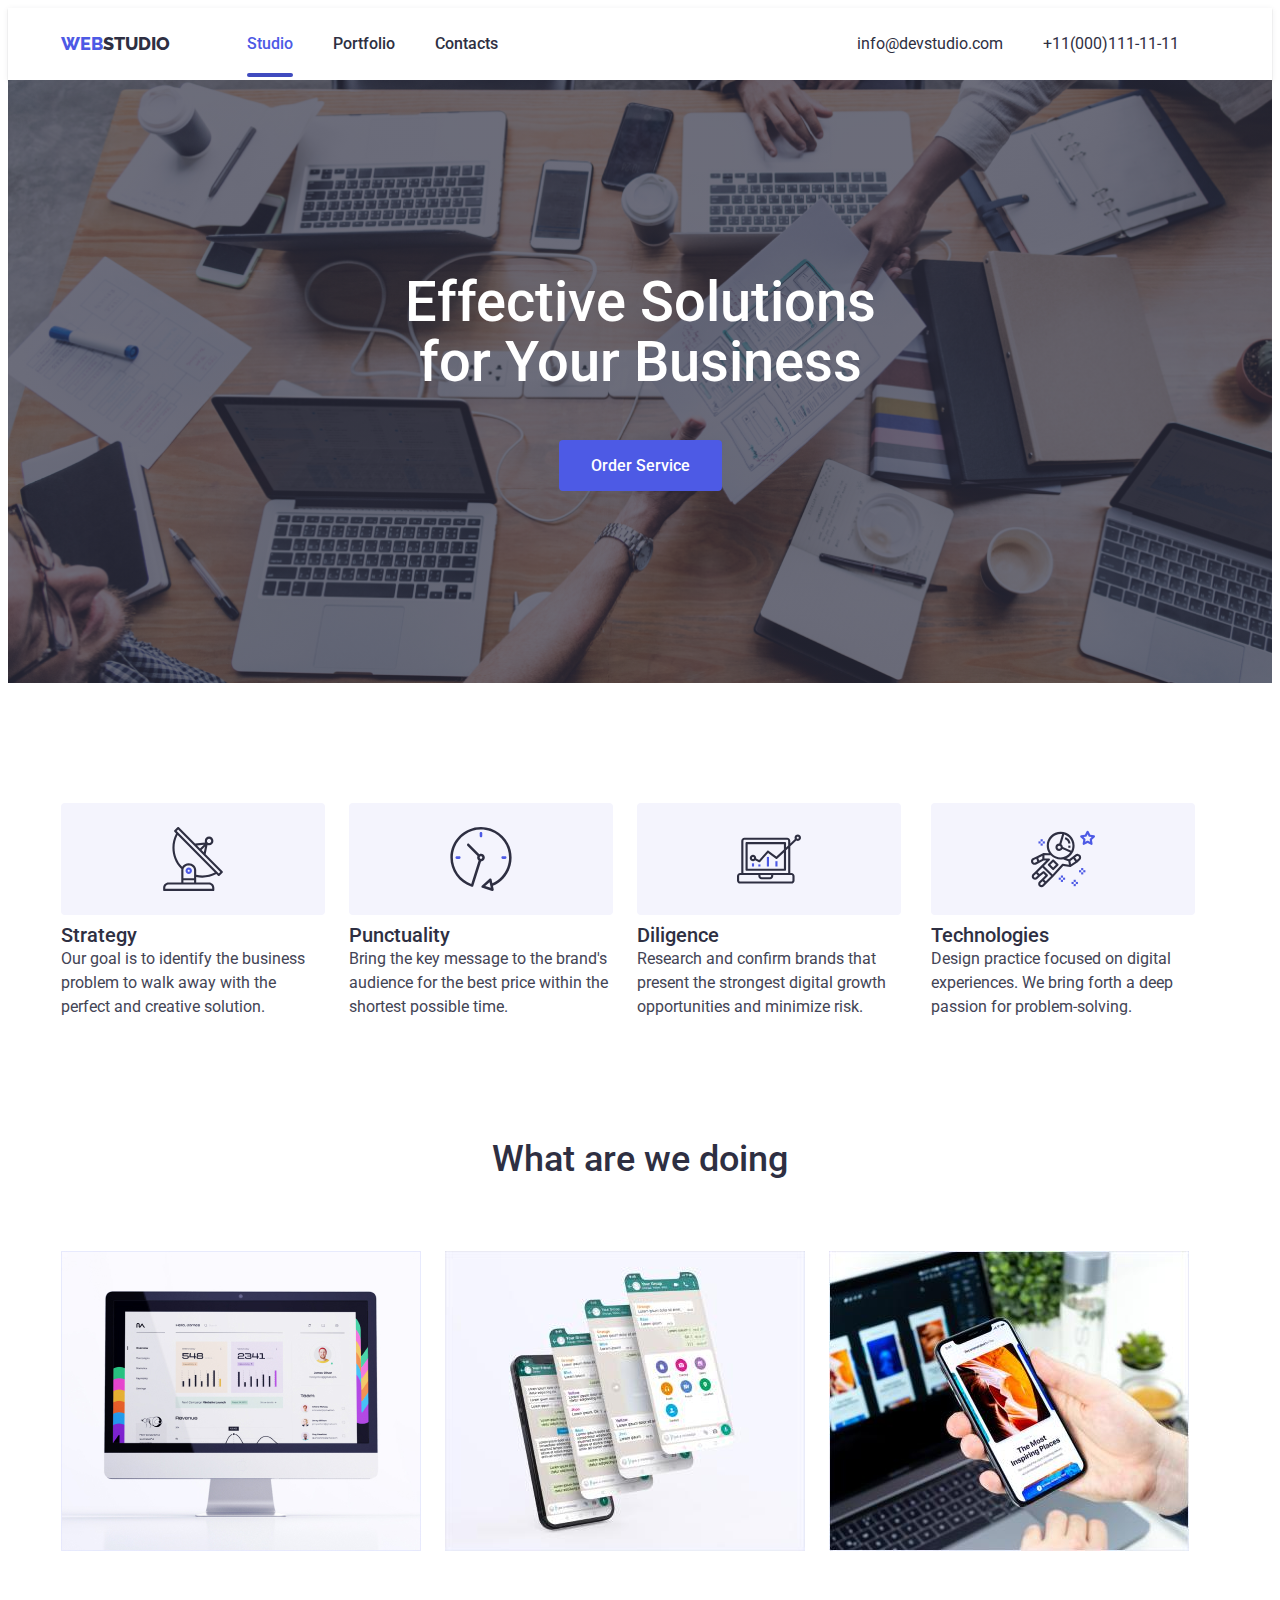
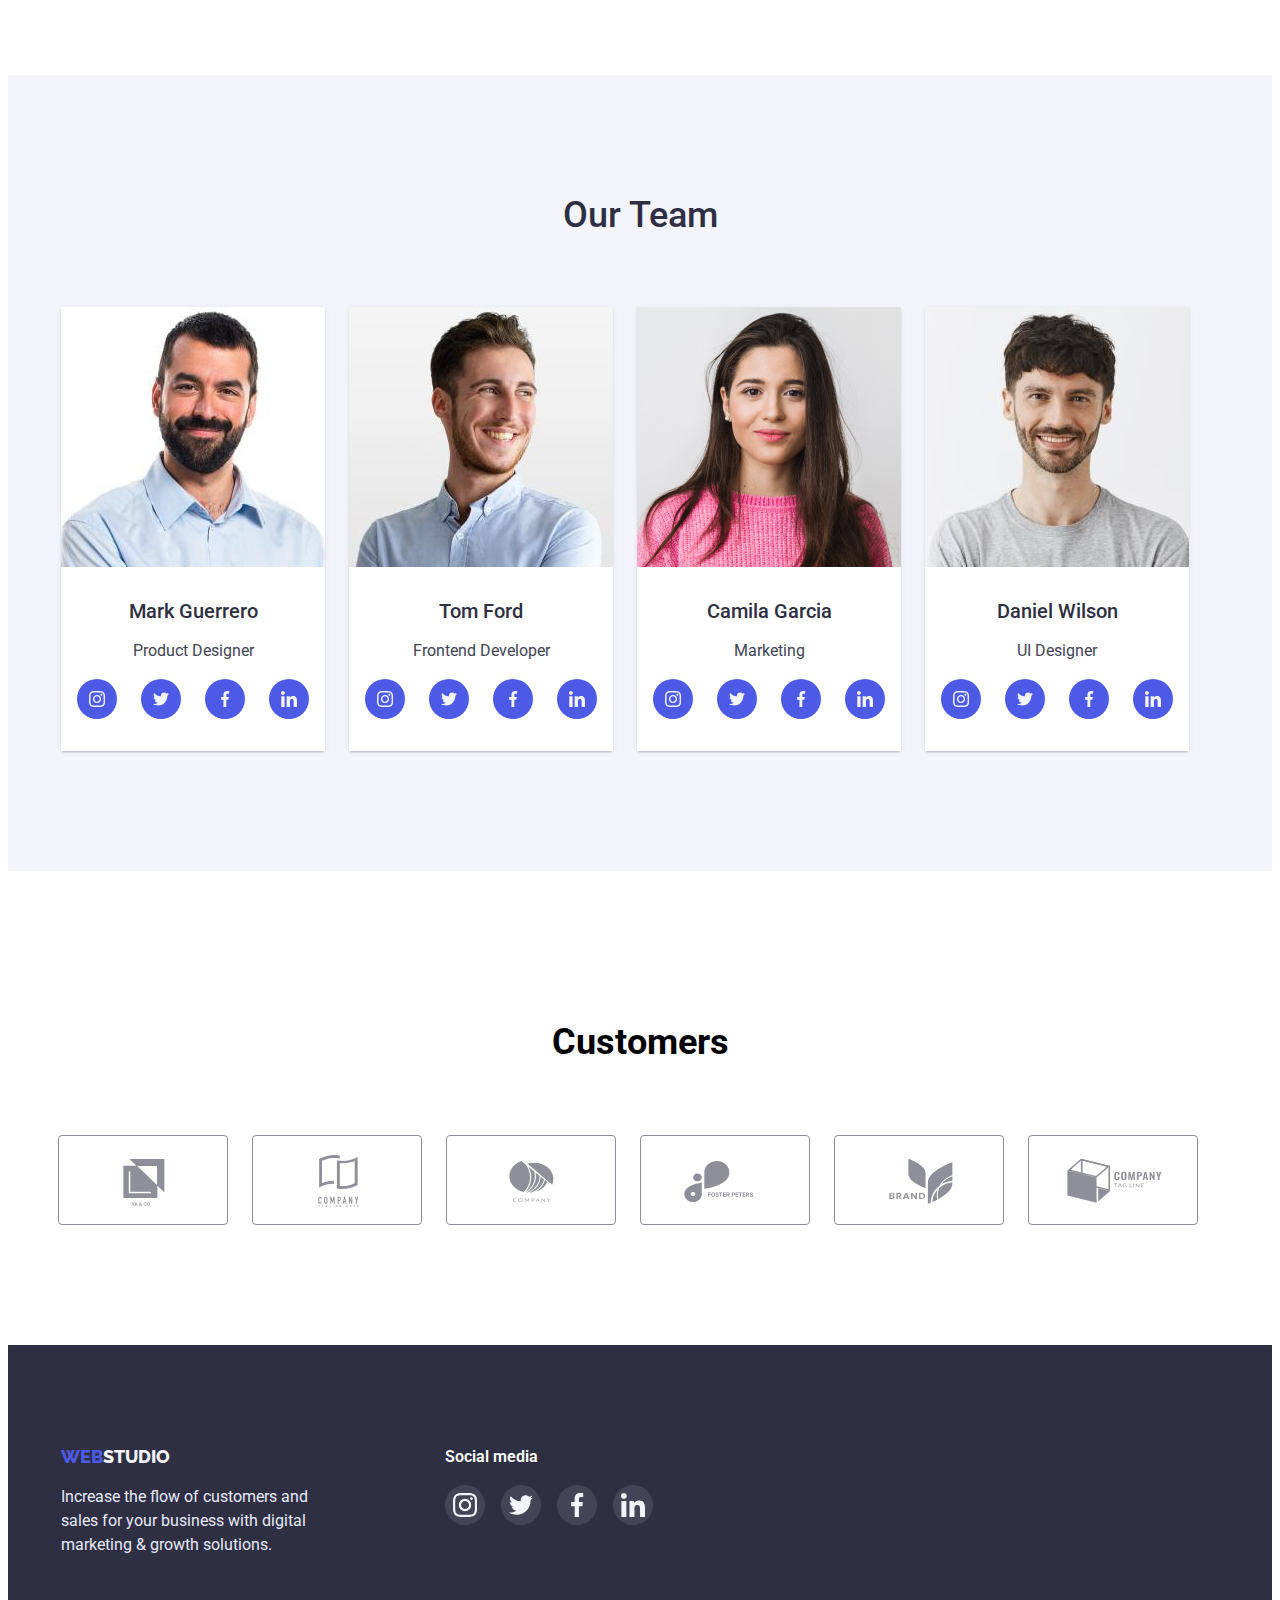
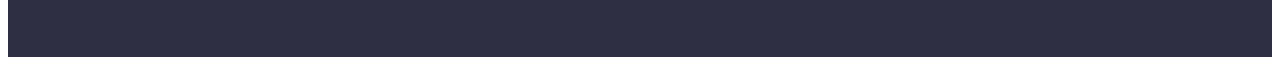
<file: index.html>
<!DOCTYPE html>
<html lang="en">
<head>
    <meta charset="UTF-8">
    <meta http-equiv="X-UA-Compatible" content="IE=edge">
    <meta name="viewport" content="width=device-width, initial-scale=1.0">
    <title>module 1</title>

    <link rel="stylesheet" href="https://cdnjs.cloudflare.com/ajax/libs/modern-normalize/1.1.0/modern-normalize.min.css" integrity="sha512-wpPYUAdjBVSE4KJnH1VR1HeZfpl1ub8YT/NKx4PuQ5NmX2tKuGu6U/JRp5y+Y8XG2tV+wKQpNHVUX03MfMFn9Q==" crossorigin="anonymous" referrerpolicy="no-referrer" />
    <link rel="preconnect" href="https://fonts.googleapis.com">
    <link rel="preconnect" href="https://fonts.gstatic.com" crossorigin>
    <link href="https://fonts.googleapis.com/css2?family=Raleway:wght@800&family=Roboto:wght@400;500;700;900&display=swap" rel="stylesheet">
    <link rel="stylesheet" href="css/styles.css">
</head>
<body>
    <header class="top-line">
      <div class="container">
        <nav>
            <a class="header link" href="/"><span class="web">WEB</span>STUDIO</a>
            <ul class="header-nav">
                <li class="top-list"><a class="top link active" href="index.html">Studio</a></li>
                <li class="top-list"><a class="top link" href="portfolio.html">Portfolio</a></li>
                <li class="top-list"><a class="top link" href="">Contacts</a></li>
            </ul>
        </nav>
        <ul>
            <li class="header-list">
                <a class="contact link" href="mailto:info@devstudio.com">info@devstudio.com</a>
            </li>
            <li class="header-list">
                <a class="contact link" href="tel:+11(000)111-11-11">+11(000)111-11-11</a>
            </li>
        </ul>
      </div>
    </header>

    <main>
        <!--section 1-->
        <section class="section">
        <div class="container">
            <h1 class="section-text">Effective Solutions <br> for Your Business</h1>
            <button class="section-button"data-modal-open>Order Service</button>
        </div>
        </section>
        <!--section 2-->
        <section class="section-two-about">
            <!-- <h2>section 2</h2> -->
            <div class="container">
            <ul class="section-two">
                <li class="about style">
                    <div class="section-img"> 
                                <svg class="section-two-item">
                                    <use href="./img/section-2.svg#icon-antenna"></use>
                                </svg>
                    </div>   
                    <h3 class="text-top">Strategy</h3>
                    <p class="text">Our goal is to identify the business
                        problem to walk away with the perfect and creative solution. </p>
                </li>
                <li class="about style">
                    <div class="section-img">
                                <svg class="section-two-item">
                                    <use href="./img/section-2.svg#icon-clock"></use>
                                </svg>
                    </div>   
                    <h3 class="text-top">Punctuality</h3>
                    <p class="text">Bring the key message to the brand's audience for the best price within the shortest possible time.</p>
                </li>
                <li class="about style">
                    <div class="section-img">
                                <svg class="section-two-item">
                                    <use href="./img/section-2.svg#icon-diagram"></use>
                                </svg>
                    </div>   
                    <h3 class="text-top">Diligence</h3>
                    <p class="text">Research and confirm brands that present the strongest digital growth opportunities and minimize risk.</p>

                </li>
                <li class="about style">
                    <div class="section-img">
                                <svg class="section-two-item">
                                    <use href="./img/section-2.svg#icon-astronaut"></use>
                                </svg>
                    </div>   
                    <h3 class="text-top">Technologies</h3>
                    <p class="text">Design practice focused on digital experiences. We bring forth a deep passion for problem-solving.</p>
                </li>
            </ul>
            </div>
        </section>
        <!--section 3-->
        <section class="section-three">
            <div class="container">
            <h2 class="photo-title">What are we doing</h2>
            <ul class="photo">
                <li class="style title">
                    <img width="360" height="300" src="./img/phohto-1.jpg" alt="computer">
                </li>
                <li class="style title">
                    <img width="360" height="300" src="./img/phonedispley.jpg" alt="phone displey">
                </li>
                <li class="style title">
                    <img width="360" height="300" src="./img/phoneinhand.jpg" alt="phone in hand">
                </li>
            </ul>
            </div>
        </section>
        <!--section 4-->
        <section class="section-four">
        <div class="container">
            <h2 class="team-title">Our Team</h2>
            <ul class="team">
                <li class="style photo-team">
                    <img class="section-four-photo" width="264" height="260" src="./img/men1.jpg" alt="men">
                <div class="photo-color">
                    <h3 class="team-text">Mark Guerrero</h3>
                    <p class="team-prof">Product Designer</p>
                    <ul class="team-soc-list">
                        <li class="team-soc-item">
                        <a href="#" class="team-icons-link instagram">
                            <svg class="team-link">
                                <use href="./img/icons-team.svg#icon-instagram"></use>
                            </svg>
                        </a>
                        </li>
                        <li class="team-soc-item">
                        <a href="#" class="team-icons-link twitter">
                            <svg class="team-link">
                                <use href="./img/icons-team.svg#icon-twitter"></use> 
                            </svg>    
                        </a>
                        </li>
                        <li class="team-soc-item">
                        <a href="#"class="team-icons-link facebook ">
                            <svg class="team-link">
                                <use href="./img/icons-team.svg#icon-facebook"></use>
                            </svg>
                        </a>
                        </li>
                        <li class="team-soc-item">
                            <a href="#"class="team-icons-link linkedin">
                                <svg class="team-link">
                                    <use href="./img/icons-team.svg#icon-linkedin"></use>
                                </svg>      
                            </a>
                        </li>
                        
                    </ul>
                </div>
                </li>

                <li class="style photo-team">
                    <img class="section-four-photo" width="264" height="260" src="./img/men2.jpg" alt="men">
                <div class="photo-color">
                    <h3 class="team-text">Tom Ford</h3>
                    <p class="team-prof">Frontend Developer</p>
                    <ul class="team-soc-list">
                        <li class="team-soc-item">
                        <a href="#" class="team-icons-link instagram">
                            <svg class="team-link">
                                <use href="./img/icons-team.svg#icon-instagram"></use>
                            </svg>
                        </a>
                        </li>
                        <li class="team-soc-item">
                        <a href="#" class="team-icons-link twitter">
                            <svg class="team-link">
                                <use href="./img/icons-team.svg#icon-twitter"></use> 
                            </svg>    
                        </a>
                        </li>
                        <li class="team-soc-item">
                        <a href="#"class="team-icons-link facebook ">
                            <svg class="team-link">
                                <use href="./img/icons-team.svg#icon-facebook"></use>
                            </svg>
                        </a>
                        </li>
                        <li class="team-soc-item">
                            <a href="#"class="team-icons-link linkedin">
                                <svg class="team-link">
                                    <use href="./img/icons-team.svg#icon-linkedin"></use>
                                </svg>      
                            </a>
                        </li>
                        
                    </ul>
                </div>
                </li>
                <li class="style photo-team">
                    <img class="section-four-photo" width="264" height="260" src="./img/photo-6.jpg" alt="women">
                <div class="photo-color">
                    <h3 class="team-text">Camila Garcia</h3>
                    <p class="team-prof">Marketing</p>
                    <ul class="team-soc-list">
                        <li class="team-soc-item">
                        <a href="#" class="team-icons-link instagram">
                            <svg class="team-link">
                                <use href="./img/icons-team.svg#icon-instagram"></use>
                            </svg>
                        </a>
                        </li>
                        <li class="team-soc-item">
                        <a href="#" class="team-icons-link twitter">
                            <svg class="team-link">
                                <use href="./img/icons-team.svg#icon-twitter"></use> 
                            </svg>    
                        </a>
                        </li>
                        <li class="team-soc-item">
                        <a href="#"class="team-icons-link facebook ">
                            <svg class="team-link">
                                <use href="./img/icons-team.svg#icon-facebook"></use>
                            </svg>
                        </a>
                        </li>
                        <li class="team-soc-item">
                            <a href="#"class="team-icons-link linkedin">
                                <svg class="team-link">
                                    <use href="./img/icons-team.svg#icon-linkedin"></use>
                                </svg>      
                            </a>
                        </li>
                        
                    </ul>
                </div>
                </li>
                <li class="style photo-team">
                    <img class="section-four-photo" width="264" height="260" src="./img/men3.jpg" alt="men">
                <div class="photo-color">
                    <h3 class="team-text">Daniel Wilson</h3>
                    <p class="team-prof">UI Designer</p>
                    <ul class="team-soc-list">
                        <li class="team-soc-item">
                        <a href="#" class="team-icons-link instagram">
                            <svg class="team-link">
                                <use href="./img/icons-team.svg#icon-instagram"></use>
                            </svg>
                        </a>
                        </li>
                        <li class="team-soc-item">
                        <a href="#" class="team-icons-link twitter">
                            <svg class="team-link">
                                <use href="./img/icons-team.svg#icon-twitter"></use> 
                            </svg>    
                        </a>
                        </li>
                        <li class="team-soc-item">
                        <a href="#"class="team-icons-link facebook ">
                            <svg class="team-link">
                                <use href="./img/icons-team.svg#icon-facebook"></use>
                            </svg>
                        </a>
                        </li>
                        <li class="team-soc-item">
                            <a href="#"class="team-icons-link linkedin">
                                <svg class="team-link">
                                    <use href="./img/icons-team.svg#icon-linkedin"></use>
                                </svg>      
                            </a>
                        </li>
                        
                    </ul>
                </div>
                </li>
            </ul>
        </div>


        </section>
        <!--customers-->
        <section class="customers">
            <h2 class="customers-text">Customers</h2>
            <ul class="customers-list">
                <li class="customers-item">
                    <a class="customers-color" href="#">
                    <svg class="customers-link">
                        <use href="./img/customers-logo.svg#icon-logo-one"></use>
                    </svg>
                </a>
                </li>
                <li class="customers-item">
                    <a class="customers-color" href="#">
                    <svg class="customers-link">
                        <use href="./img/customers-logo.svg#icon-logo-two"></use>
                   </svg>
                </a>
                </li>
                <li class="customers-item">
                    <a class="customers-color" href="#">
                    <svg class="customers-link">
                        <use href="img/./customers-logo.svg#icon-logo-three"></use>
                    </svg>
                </a>
                </li>
                <li class="customers-item">
                    <a class="customers-color" href="#">
                    <svg class="customers-link">
                        <use href="./img/customers-logo.svg#icon-logo-four"></use>
                    </svg>
                </a>
                </li>
                <li class="customers-item">
                    <a class="customers-color" href="#">
                    <svg class="customers-link">
                        <use href="img/./customers-logo.svg#icon-logo-five"></use>
                    </svg>
                </a>
                </li>
                <li class="customers-item">
                    <a class="customers-color" href="#">
                    <svg class="customers-link">
                        <use href="img/customers-logo.svg#icon-logo-six"></use>
                    </svg>
                </a>
                </li>
            </ul>
        </section>
    </main>

    <footer class="logo">
    <div class="container footer">
        <div>
        <a class="footer-logo link" href="/"><span class="footer-web">WEB</span>STUDIO</a> 
        <p class="footer-info">Increase the flow of customers and sales for your business with digital marketing & growth solutions.</p>
        </div>
        <div class="footer-soc-media">
        <p class="social">Social media</p>
        <ul class="footer-soc-item">
            <li class="footer-link">
                <a class="footer-soc-link" href="#">
                <svg class="footer-soc-list">
                    <use href="./img/icons-team.svg#icon-instagram"></use>
                </svg>
            </a>
            </li>
            <li class="footer-link">
                <a class="footer-soc-link" href="#">
                <svg class="footer-soc-list">
                    <use href="./img/icons-team.svg#icon-twitter"></use>
                </svg>
            </a>
            </li>
            <li class="footer-link">
                <a class="footer-soc-link" href="#">
                <svg class="footer-soc-list">
                    <use href="./img/icons-team.svg#icon-facebook"></use>   
                </svg>
                </a>
            </li>
            <li class="footer-link">
                <a class="footer-soc-link" href="#">
                <svg class="footer-soc-list">
                    <use href="./img/icons-team.svg#icon-linkedin"></use>
                </svg>
                </a>
            </li>
        </ul>
        </div> 
    </div>    
    </footer>

    <!--Modal-->

    <div class="modal-back is-hidden" data-modal>
        <div class="modal">
           <button class="modal-btn" data-modal-close>
              <svg class="modal-icon" width="8px" height="8px" >
                 <use href="./img/icons-team.svg#icon-icon-close"></use>
              </svg>
           </button>
        </div>
    </div>
    <script src="./js/modal.js"></script>
</body>
</html>
</file>
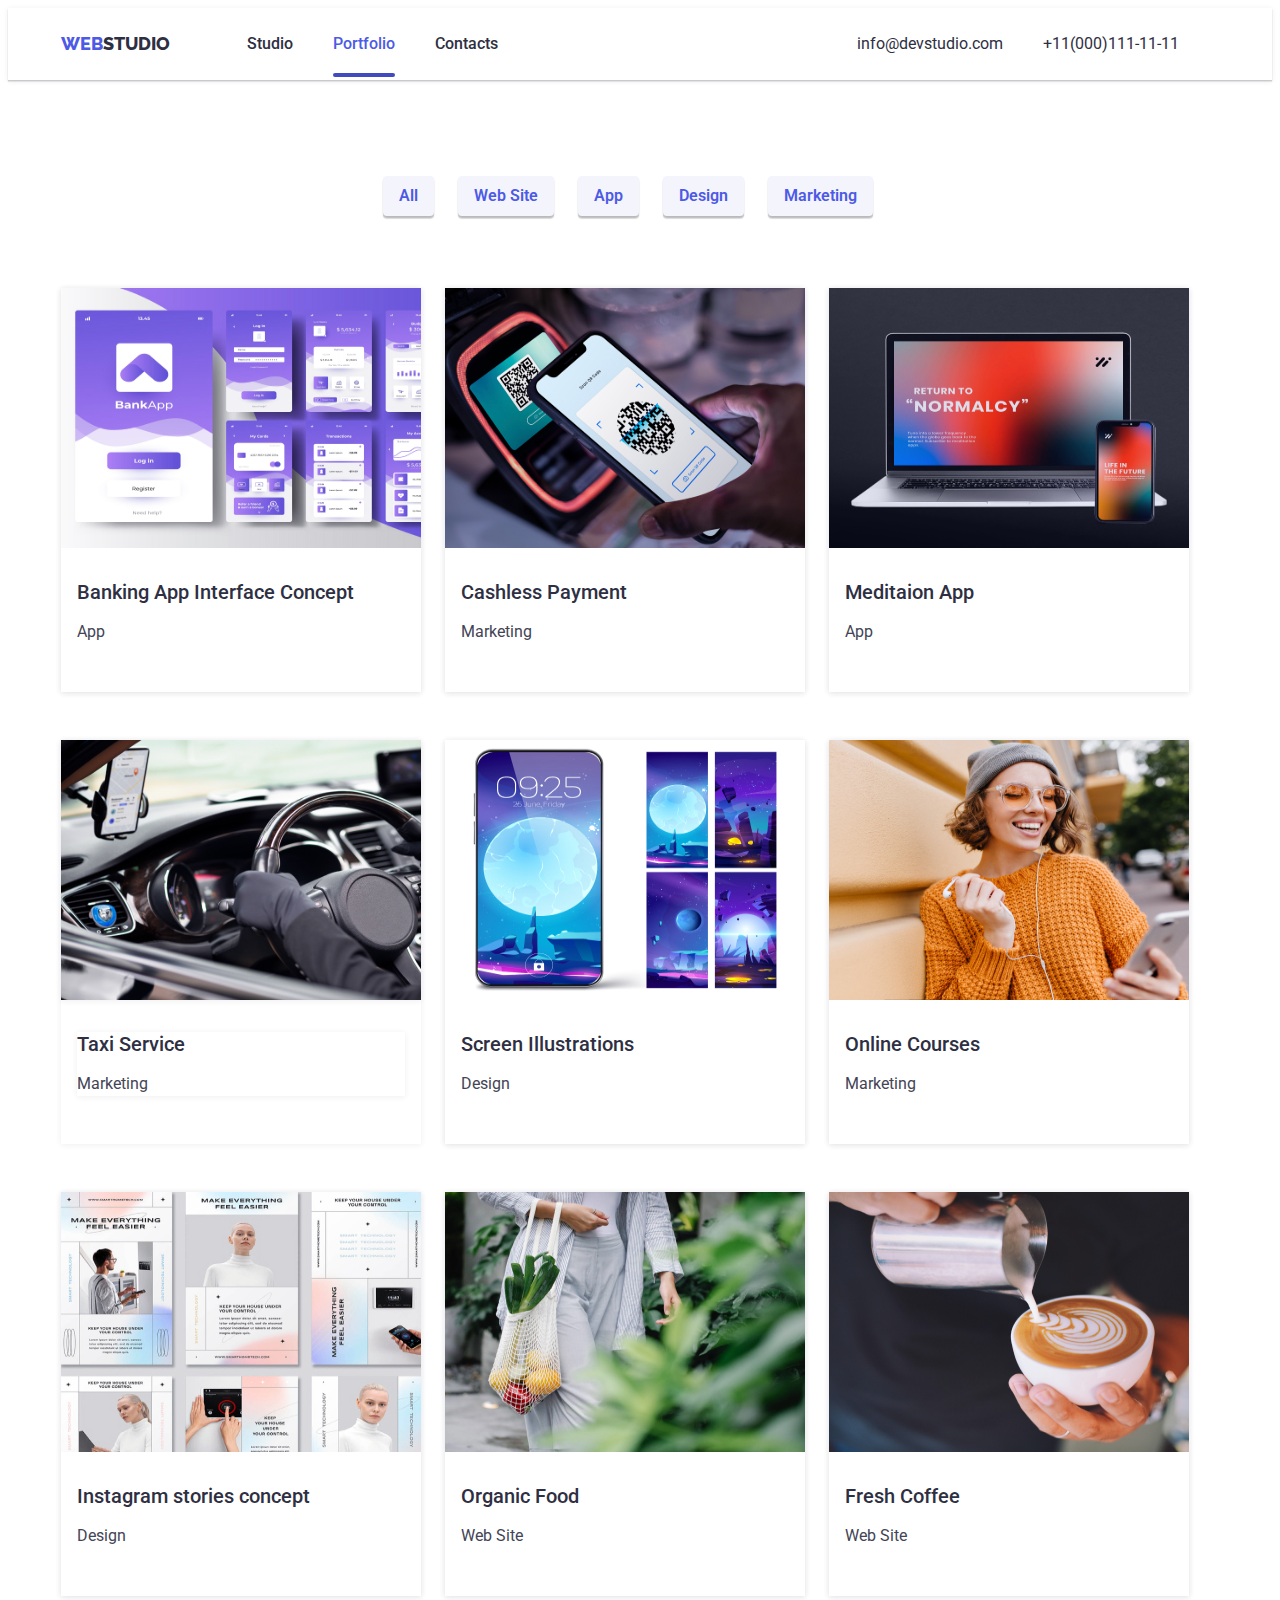
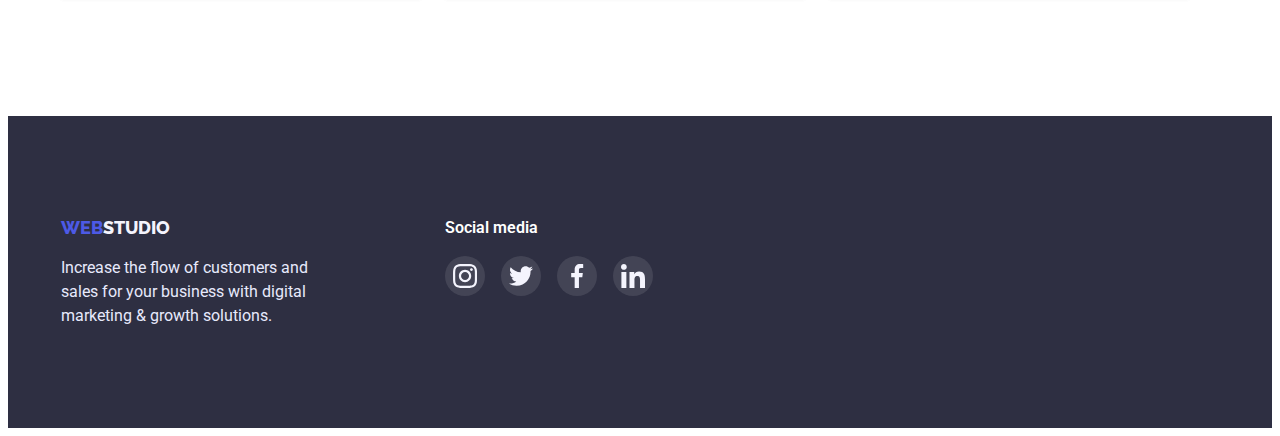
<file: portfolio.html>
<!DOCTYPE html>
<html lang="en">
<head>
    <meta charset="UTF-8">
    <meta http-equiv="X-UA-Compatible" content="IE=edge">
    <meta name="viewport" content="width=device-width, initial-scale=1.0">
    <title>module 2</title>

    <link rel="stylesheet" href="https://cdnjs.cloudflare.com/ajax/libs/modern-normalize/1.1.0/modern-normalize.min.css" integrity="sha512-wpPYUAdjBVSE4KJnH1VR1HeZfpl1ub8YT/NKx4PuQ5NmX2tKuGu6U/JRp5y+Y8XG2tV+wKQpNHVUX03MfMFn9Q==" crossorigin="anonymous" referrerpolicy="no-referrer" />
    <link rel="preconnect" href="https://fonts.googleapis.com">
    <link rel="preconnect" href="https://fonts.gstatic.com" crossorigin>
    <link href="https://fonts.googleapis.com/css2?family=Raleway:wght@800&family=Roboto:wght@400;500;700;900&display=swap" rel="stylesheet">
    <link rel="stylesheet" href="./css/styles.css">

</head>
<body class="body">
    <header class="top-line">
        <div class="container">
        <nav>
            <a class="header link" href="/"><span class="web">WEB</span>STUDIO</a>
            <ul>
                <li class="style top-list">
                    <a class="top link" href="index.html">Studio</a>
                </li>
                <li class="style top-list">
                    <a class="top link active" href="portfolio.html">Portfolio</a>
                </li>
                <li class="style top-list">
                    <a class="top link" href="">Contacts</a>
                </li>
            </ul>
        </nav>
        <ul>
            <li class="style header-list">
                <a class="contact link" href="mailto:info@devstudio.com">info@devstudio.com</a>
            </li>
            <li class="style header-list">
                <a class="contact link" href="tel:+11(000)111-11-11">+11(000)111-11-11</a>
            </li>
        </ul>
        </div>
    </header>
    <main>
        <!--section 1-->
        <section class="portfolio">
            <div class="container">
        <ul class="portfolio-btn">
            <li class="style portfolio-btn-list">
                <button class="btn">All</button>
            </li>
            <li class="style portfolio-btn-list">
                <button class="btn">Web Site</button>
            </li>
            <li class="style portfolio-btn-list">
                <button class="btn">App</button>
            </li>
            <li class="style portfolio-btn-list">
                <button class="btn">Design</button>
            </li>
            <li class="style portfolio-btn-list">
                <button class="btn">Marketing</button> 
            </li>
        </ul>
            <ul class="portfolio-photo">
                <li class="style section-portfolio-photo">
                    <a class="portfolio-link link" href="">
                    <div class="portfolio-overlay">
                     <img class="portfolio-img" width="360" height="260" src="./img/portfolio/bankingappinterfaceconcept.jpg" alt="banking app interfaceconcept">
                     <p class="portfolio-photo-text">14 Stylish and User-Friendly App Design Concepts · Task Manager App · Calorie Tracker App · Exotic Fruit Ecommerce App · Cloud Storage App</p>   
                    </div>
                    <div class="portfolio-text">
                    <h2 class="discription">Banking App Interface Concept</h2>
                    <p class="discription-text">App</p>
                    </div>
                    </a>
                </li>
                <li class="style section-portfolio-photo">
                    <a class="portfolio-link link" href="">
                    <div class="portfolio-overlay">
                    <img class="portfolio-img" width="360" height="260" src="./img/portfolio/cashlesspayment.jpg" alt="cashless payment">
                    <p class="portfolio-photo-text">14 Stylish and User-Friendly App Design Concepts · Task Manager App · Calorie Tracker App · Exotic Fruit Ecommerce App · Cloud Storage App</p>
                    </div>
                    <div class="portfolio-text">
                    <h2 class="discription">Cashless Payment</h2>
                    <p class="discription-text">Marketing</p>
                    </div>
                    </a>
                </li>
                <li class="style section-portfolio-photo">
                    <a class="portfolio-link link" href="">
                    <div class="portfolio-overlay">
                    <img class="portfolio-img" width="360" height="260" src="./img/portfolio/meditationapp.jpg" alt="meditation app">
                    <p class="portfolio-photo-text">14 Stylish and User-Friendly App Design Concepts · Task Manager App · Calorie Tracker App · Exotic Fruit Ecommerce App · Cloud Storage App</p>
                    </div>
                    <div class="portfolio-text">
                    <h2 class="discription">Meditaion App</h2>
                    <p class="discription-text">App</p>
                    </div>
                    </a>
                </li>
                <li class="style section-portfolio-photo">
                    <a class="portfolio-link link" href="">
                        <div class="portfolio-overlay">
                    <img class="portfolio-img" width="360" height="260" src="./img/portfolio/taxiservice.jpg" alt="taxi service">
                    <p class="portfolio-photo-text">14 Stylish and User-Friendly App Design Concepts · Task Manager App · Calorie Tracker App · Exotic Fruit Ecommerce App · Cloud Storage App</p>
                    </div>
                    <div class="portfolio-text">
                    <h2 class="discription">Taxi Service</h2>
                    <p class="discription-text">Marketing</p>
                    </a>
                    </div>
                </li>
                <li class="style section-portfolio-photo">
                    <a class="portfolio-link link" href="">
                    <div class="portfolio-overlay">
                    <img class="portfolio-img" width="360" height="260" src="./img/portfolio/screenillustration.jpg" alt="screen illustration">
                    <p class="portfolio-photo-text">14 Stylish and User-Friendly App Design Concepts · Task Manager App · Calorie Tracker App · Exotic Fruit Ecommerce App · Cloud Storage App</p>
                    </div>
                    <div class="portfolio-text">
                    <h2 class="discription">Screen Illustrations</h2>
                    <p class="discription-text">Design</p>
                    </div>
                    </a>
                </li>
                <li class="style section-portfolio-photo">
                    <a class="portfolio-link link" href="">
                    <div class="portfolio-overlay">
                    <img class="portfolio-img" width="360" height="260" src="./img/portfolio/onlinecourses.jpg" alt="online courses">
                    <p class="portfolio-photo-text">14 Stylish and User-Friendly App Design Concepts · Task Manager App · Calorie Tracker App · Exotic Fruit Ecommerce App · Cloud Storage App</p>
                    </div>
                    <div class="portfolio-text">
                    <h2 class="discription">Online Courses</h2>
                    <p class="discription-text">Marketing</p>
                    </div>
                    </a>
                </li>
                <li class="style section-portfolio-photo">
                    <a class="portfolio-link link" href="">
                    <div class="portfolio-overlay">
                    <img class="portfolio-img" width="360" height="260" src="./img/portfolio/instagramstoriesconcept.jpg" alt="instagram stories concept">
                    <p class="portfolio-photo-text">14 Stylish and User-Friendly App Design Concepts · Task Manager App · Calorie Tracker App · Exotic Fruit Ecommerce App · Cloud Storage App</p>
                    </div>
                    <div class="portfolio-text">
                    <h2 class="discription">Instagram stories concept</h2>
                    <p class="discription-text">Design</p>
                    </div>
                    </a>
                </li>
                <li class="style section-portfolio-photo">
                    <a class="portfolio-link link" href="">
                    <div class="portfolio-overlay">
                    <img class="portfolio-img" width="360" height="260" src="./img/portfolio/organicfood.jpg" alt="organic food">
                    <p class="portfolio-photo-text">14 Stylish and User-Friendly App Design Concepts · Task Manager App · Calorie Tracker App · Exotic Fruit Ecommerce App · Cloud Storage App</p>
                    </div>
                    <div class="portfolio-text">
                    <h2 class="discription">Organic Food</h2>
                    <p class="discription-text">Web Site</p>
                    </div>
                    </a>
                </li>
                <li class="style section-portfolio-photo">
                    <a class="portfolio-link link" href="">
                        <div class="portfolio-overlay">
                    <img class="portfolio-img" width="360" height="260" src="./img/portfolio/freshcoffe.jpg" alt="fresh coffe">
                    <p class="portfolio-photo-text">14 Stylish and User-Friendly App Design Concepts · Task Manager App · Calorie Tracker App · Exotic Fruit Ecommerce App · Cloud Storage App</p>
                </div>
                    <div class="portfolio-text">
                    <h2 class="discription">Fresh Coffee</h2>
                    <p class="discription-text">Web Site</p>
                    </div>
                    </a>
                </li>
            </ul>
        </div>
        </section>       
    </main>
    <footer class="logo">
        <div class="container footer">
            <div>
        <a class="footer-logo link" href="/"><span class="footer-web">WEB</span>STUDIO</a> 
        <p class="footer-info">Increase the flow of customers and sales for your business with digital marketing & growth solutions.</p>
           </div>
        <div class="footer-soc-media">
            <h4 class="social" >Social media</h4>
            <ul class="footer-soc-item">
                <li class="footer-link">
                    <a class="footer-soc-link" href="#">
                    <svg class="footer-soc-list">
                        <use href="./img/icons-team.svg#icon-instagram"></use>
                    </svg>
                </a>
                </li>
                <li class="footer-link">
                    <a class="footer-soc-link" href="#">
                    <svg class="footer-soc-list">
                        <use href="./img/icons-team.svg#icon-twitter"></use>
                    </svg>
                </a>
                </li>
                <li class="footer-link">
                    <a class="footer-soc-link" href="#">
                    <svg class="footer-soc-list">
                        <use href="./img/icons-team.svg#icon-facebook"></use>   
                    </svg>
                    </a>
                </li>
                <li class="footer-link">
                    <a class="footer-soc-link" href="#">
                    <svg class="footer-soc-list">
                        <use href="./img/icons-team.svg#icon-linkedin"></use>
                    </svg>
                    </a>
                </li>
            </ul>
            </div> 
        </div>    
    </footer>
</body>
</file>
<file: css/styles.css>
:root{
    --white-color:#FFFFFF;
    --gray-color:#2E2F42;
    --blue-color: #4D5AE5;
    --bage-color: #E7E9FC;
    --overlay-time: 250ms cubic-bezier(0.4, 0, 0.2, 1);
}

body{
    font-family:Roboto, sans-serif;
    background: var(--white-color);
 }
 ul { 
    list-style: none; 
    padding-left: 0; 
    margin: 0; 
}

others{
   --modal-indx: 1000;  
}
 


 .container{
  max-width: 1158px;
  margin: 0 auto;
  padding-right: 15px;
  padding-left: 15px;
 }
 .top-line{
   box-shadow: 0px 2px 1px rgb(46 47 66 / 8%), 0px 1px 1px rgb(46 47 66 / 16%), 0px 1px 6px rgb(46 47 66 / 8%);
 }
 
 .top-line .container{
    display: flex;
    align-items: center;
    justify-content: space-between;
 }
 .top-line nav,
.top-line ul{
    display: flex;
    align-items: center;
}


.header{
font-family: Raleway, sans-serif;
font-weight: 800;
font-size: 18px;
line-height: calc(24 / 18);
color: var(--gray-color) ;
padding-top: 24px;
    padding-bottom: 24px;
    margin-right: 77px;
 }
 .header-nav{
    margin: 0;
    padding: 0;
 }
.web{
    font-family: Raleway, sans-serif;
font-weight: 800;
font-size: 18px;
line-height: calc(24 / 18) ;
color: var(--blue-color);
}
.top-list{
    margin-right: 40px;
    list-style: none;
}
.top-list :last-child{
    margin: 0;
}
.top{
list-style: none;
font-weight: 500;
font-size: 16px;
line-height: calc(24 / 16);
color:var(--gray-color);
padding-bottom: 24px;
transition: color var(--overlay-time);
}
.top:hover{
color: #434455;
}
.top:focus{
color:var(--blue-color);   
}

.header-list{
    margin-right: 40px;
    list-style: none;
}
.header-list :last-child{
    margin-right: 0;
}
.contact{
    margin-right: 40px;
    padding-top: 24px;
    padding-bottom: 24px;
    list-style: none;
color: var(--gray-color);
font-size: 16px;
transition: var(--overlay-time);
line-height: calc(24 / 16)

}

.contact:hover{
    color: #4D5AE5;
}
.contact:focus{
    color: var(--blue-color);
}
.link{
    text-decoration: none;
}
.top.active{
   position: relative;
   color: var(--blue-color);
}

.top.active::after{
   position: absolute;
   content:'';
   display: block;
   width: 100%;
   height: 4px;
   left: 0;
   bottom: 0;
   background: #404BBF;
   border-radius: 2px;
}


/*HERO*/
.section{
   max-width: 1440px;
   background:var(--gray-color);
background-image:linear-gradient(rgba(46,47,66,0.7),rgba(46, 47, 66, 0.7)),url(../img/background/header-people-office.jpg);
background-size: cover;
margin: 0 auto;
padding-top: 192px;
padding-bottom: 192px


}

.section-text{
color: var(--white-color);
font-weight: 500;
font-size: 56px;
line-height:calc(60/56);
text-align: center;
margin: 0;

 }
 .section-button{
font-family: inherit;
font-weight: 500;
font-size: 16px;
line-height: calc(19/16);
background: var(--blue-color);
color: var(--white-color);
cursor: pointer;
padding: 16px 32px;
margin: 48px auto 0;
display: block;
border: none;
border-radius: 4px;
transition: color var(--overlay-time);

 }
 .section-button:hover{
    background: var(--blue-color);
 }
 .section-button:focus{
    color: var(--white-color);
    background: #404BBF;
 }


 /*SECTION-2*/
 .section-two-about .container{
    display: flex;
    align-items: center;
 }

 .section-two{
    display: flex;
    padding: 0;
    margin: 0;
 }
 .section-two-about{
    padding-top: 120px;
    padding-bottom: 120px;
 }
 .about{
    margin-right: 24px;
 }
 .about :last-child{
margin-right: 0px;
 }
 
 .text-top{
   font-weight: 500;
font-size: 20px;
line-height: calc(24/20);
color: var(--gray-color);
margin: 0;
padding: 0;
 }
 .text{
font-size: 16px;
line-height:calc(24/16);
color: #434455;
margin: 0;
padding: 0;
 }
 .section-img{
width: 264px;
height: 112px;
background-color: #F4F4FD;
margin-bottom: 8px;
border-radius: 4px;
display: flex;
align-items: center;
justify-content: center;
 }
 
 .section-item{
   margin: 0;
   padding: 0;
   padding: 24px 100px;
   transition: color var(--overlay-time);  
 }

 .section-item :hover{
   
 }
 
 .section-two-item{
width: 64px;
height:64px;
 }


 /*Section 3 */
 .section-three{
    padding-bottom: 120px;
 }

 .photo{
    display: flex;
 margin: 0;
 }
 .title{
    margin-right: 24px;
    display: block;
    transition: border var(--overlay-time), color var(--overlay-time);
 }
 .title :hover{
   box-shadow: 0px 1px 6px rgba(46, 47, 66, 0.08), 0px 1px 1px rgba(46, 47, 66, 0.16), 0px 2px 1px rgba(46, 47, 66, 0.08);
border-radius: 0px 0px 4px 4px;
 }
 .title :last-child{
    margin-right: 0;
 }

 .photo-title{
    text-align: center;
    font-weight: 500;
font-size: 36px;
line-height: calc(40/36);
color: var(--gray-color);
text-align: center; 
margin: 0;
margin-bottom: 72px;

 }


 /*SECTION 4*/
 .section-four{
    background: #F4F4FD;
    padding-top: 120px;
    padding-bottom: 120px;
 }
 .section-four-photo{
   display: block;
 }

 .photo-team{
    display: block;
    margin-right: 24px;
    box-shadow: 0px 1px 6px rgba(46, 47, 66, 0.08), 0px 1px 1px rgba(46, 47, 66, 0.16), 0px 2px 1px rgba(46, 47, 66, 0.08);
border-radius: 0px 0px 4px 4px;
 }
 .photo-team :last-child{
    margin-right: 0;
 }


 .team-title{
font-weight: 500;
font-size: 36px;
line-height:calc(40/36) ;
color: var(--gray-color);
text-align: center;
margin: 0;
margin-bottom: 72px;
 }
 .team{
   background-color:  #F4F4FD;
   display: flex;
   margin: 0;

 }
 .team-text{
    font-weight: 500;
font-size: 20px;
line-height: calc(24/20);
color: var(--gray-color);
text-align: center;
margin: 0;
 }
 .team-prof{
font-size: 16px;
line-height: calc(24/16);
color: #434455;
text-align: center;
 }
 .photo-color{
    padding: 32px 16px;
    background: var(--white-color);
    display: block;


 }
 .team-soc-list{
   display: flex;
   align-items: center;
   margin: 0 auto;
 }
 .team-soc-item{
   width: 40px;
   height: 40px;
margin-right: 24px;
 }
 .team-soc-item :last-child{
margin-right: 0;
 }
 .team-icons-link{
   width: 100%;
   height: 100%;
   display: flex;
   align-items: center;
   justify-content: center;
   border-radius: 50%;
   background-color: #4D5AE5;
 }
 .team-link{
   width: 16px;
   height: 16px;
 }

/*CUSTOMERS*/
.customers{
   margin: 0;
   padding-top: 120px;
   padding-bottom: 120px;
}
.customers-text{
text-align: center;
font-weight: 700;
font-size: 36px;
line-height: 42px;
margin-bottom: 72px;
}

.customers-list{
   display: flex;
  margin: 0;
  padding: 0;
  justify-content: center;
}
.customers-item{ 
   width: 168px;
   height: 88px;
   margin-right: 24px; 
border-radius: 4px;
border: 1px solid #8E8F99;
}
.customers-item :last-child{
   margin-right: 0;
}

.customers-link{
   display: block;
width: 104px;
height: 56px;
}

.customers-color{
width: 100%;
height: 100%;
border-radius: 4px;
display: flex;
align-items: center;
justify-content: center;
color:  #8E8F99;
border:#8E8F99;
transition: color var(--overlay-time), border var(--overlay-time); 
}

.customers-color:hover{
   color: #4D5AE5;
   border: 1px solid #4D5AE5;
}
.customers-color:focus{
   color: #4D5AE5;
   border: 1px solid #4D5AE5;
}
  
.customers-link {
fill:currentColor;
}



/*FOOTER*/

 .logo{
background:  var(--gray-color);
padding-top: 100px;
padding-bottom: 100px;
 }
 .footer{
   display: flex;
 }

 .footer-logo{
    margin-bottom: 16px;
    display: block;
font-weight: 800;
font-size: 18px;
line-height: calc(21/18);
color: #F4F4FD;
font-family: Raleway, sans-serif

 }
 .footer-web{
font-weight: 800;
font-size: 18px;
line-height: calc(24 / 18) ;
color: var(--blue-color);;
font-family: Raleway, sans-serif

 }
 .footer-info{
font-size: 16px;
line-height: calc(24/16);
color: var(--bage-color);
width: 264px;
margin: 0;
 }
 .footer-soc-media{
   margin-left: 120px;
 }
 .social{
   font-weight: 600;
   font-size: 16px;
   line-height: 24px;
   margin: 0;
    margin-bottom: 16px;
    color: var(--white-color);
 }
 .footer-soc-item{
   display: flex;
   padding: 0;
   margin: 0;
 }
 .footer-soc-link{
   width: 100%;
   height: 100%;
   display: flex;
   align-items: center;
   justify-content: center;
    border-radius: 50%;
    background: rgba(255, 255, 255, 0.1);
 }
 .footer-link :hover{
   background: #31D0AA;
 }
 .footer-link :focus{
   background: #31D0AA;
 }
 .footer-soc-list{
   width: 24px;
    height: 24px;
   display: flex;
 }
 .footer-link{
   width: 40px;
   height: 40px;
margin: 0;
margin-right: 16px;
transition: color var(--overlay-time);
 }
 .footer-link :last-child{
   margin: 0;
 }

  /*--Modal--*/
  .modal-back{
   width: 100%;
   height: 100%;
  }


 /*PORTFOLIO*/

 .portfolio{
    padding-top: 96px;
    padding-bottom: 120px;
 }
 .portfolio-photo{
    display: flex;
    flex-wrap: wrap;
    padding: 0;
    margin: 0;
    gap: 48px 24px; 
 }
 
 .portfolio-btn{
    display: flex;
    margin-bottom:72px;
    justify-content: center;

 }
 .portfolio-btn-list{
    margin: 0;
    margin-right: 24px;
 }
 .portfolio-btn-list :last-child{
    margin-right: 0;
 }
 .portfolio-img{
    display: block;
 }
 .section-portfolio-photo{
   box-shadow: 0px 1px 6px rgba(46, 47, 66, 0.08);
   transition: var(--overlay-time);
 }
 .portfolio-link{
   display: block;
   box-shadow: 0px 1px 6px rgba(46, 47, 66, 0.08);
   position: relative;
   transition: color var(--overlay-time);
 }
 
.portfolio-link:hover{
   box-shadow: 0px 1px 6px rgba(46, 47, 66, 0.08), 0px 1px 1px rgba(46, 47, 66, 0.16), 0px 2px 1px rgba(46, 47, 66, 0.08); 
   
}
.portfolio-link :focus{
   box-shadow: 0px 1px 6px rgba(46, 47, 66, 0.08), 0px 1px 1px rgba(46, 47, 66, 0.16), 0px 2px 1px rgba(46, 47, 66, 0.08); 
}
 .portfolio-text{
    padding: 32px 16px;
    border-top: none;
 }
 
 .btn{
    color: var(--blue-color);
    font-family: inherit;
    background: #F4F4FD;
    cursor: pointer;
    font-weight: 600;
font-size: 16px;
line-height:calc(24 / 16);
padding: 8px 16px;
    display: block;
    border: none;
    box-shadow: 0px 3px 1px rgba(0, 0, 0, 0.1), 0px 2px 1px rgba(0, 0, 0, 0.08), 0px 2px 2px rgba(0, 0, 0, 0.12);
border-radius: 4px;
transition: color var(--overlay-time);
 }
 .btn:focus{
color: var(--white-color);
    background: var(--blue-color);
 }
 .btn:hover{
    color: var(--white-color);
    background: var(--blue-color);
 }
 .discription{
    font-weight: 500;
font-size: 20px;
line-height: calc(24/20);
color: var(--gray-color);
margin: 0;
 }
 .discription-text{
font-size: 16px;
line-height: calc(24/16);
color: #434455;
 }
.portfolio-overlay{
   position: relative;
    overflow: hidden;
}
.portfolio-photo-text{
   position: absolute;
width: 360px;
height: 300px;
left: 0px;
top: 0px;
color: #F4F4FD;
background : #4D5AE5;
transform: translate(0,100%);
margin: 0;
padding: 40px 32px 164px;

}

.section-portfolio-photo :hover .portfolio-photo-text{
  transform: translate(0 , 0);
 transition: transform 250ms cubic-bezier(0.4, 0, 0.2, 1);
}
.section-portfolio-photo :focus .portfolio-photo-text{
   transform: translate(0 , 0);
  transition: transform 250ms cubic-bezier(0.4, 0, 0.2, 1);
 }

 .style{
    list-style: none;
 }

 /*MODAL*/

 .modal-back{
   position: fixed;
    z-index: 100;
    top: 0;
    left: 0;
    width: 100%;
    height: 100%;
    background: rgba(46, 47, 66, 0.4);
    transition: opacity var(--overlay-time), visibility var(--overlay-time);
 }
 .modal-back.is-hidden{
   visibility: hidden;
   opacity: 0;
   pointer-events:none;
 }

 .modal{
   position: absolute;
    width: 408px;
    height: 576px;
    left: 50%;
    top: 88px;
    transform: translateX(-50%);
    background: #FCFCFC;
    box-shadow: 0px 1px 1px rgba(0, 0, 0, 0.14), 0px 1px 3px rgba(0, 0, 0, 0.12), 0px 2px 1px rgba(0, 0, 0, 0.2);
    border-radius: 4px;
 }
 .modal-btn{
   position: absolute;
   top: 24px;
   right: 24px;
   width: 24px;
height: 24px;
display: flex;
align-items: center;
justify-content: center;
background: #E7E9FC;
border: 1px solid rgba(0, 0, 0, 0.1);
border-radius: 50%;
cursor: pointer;
transition: color var(--overlay-time);
 }
 
 .modal-btn:hover{
   color: #FFFFFF;
   background-color: var(--blue-color);
   fill: currentColor;
}
.modal-btn:focus{
   color: #FFFFFF;
   background-color: var(--blue-color);
   fill: currentColor;
}
.modal-icon :hover{
   width: 8px;
   height: 8px;
   fill: currentColor;
 }
</file>
